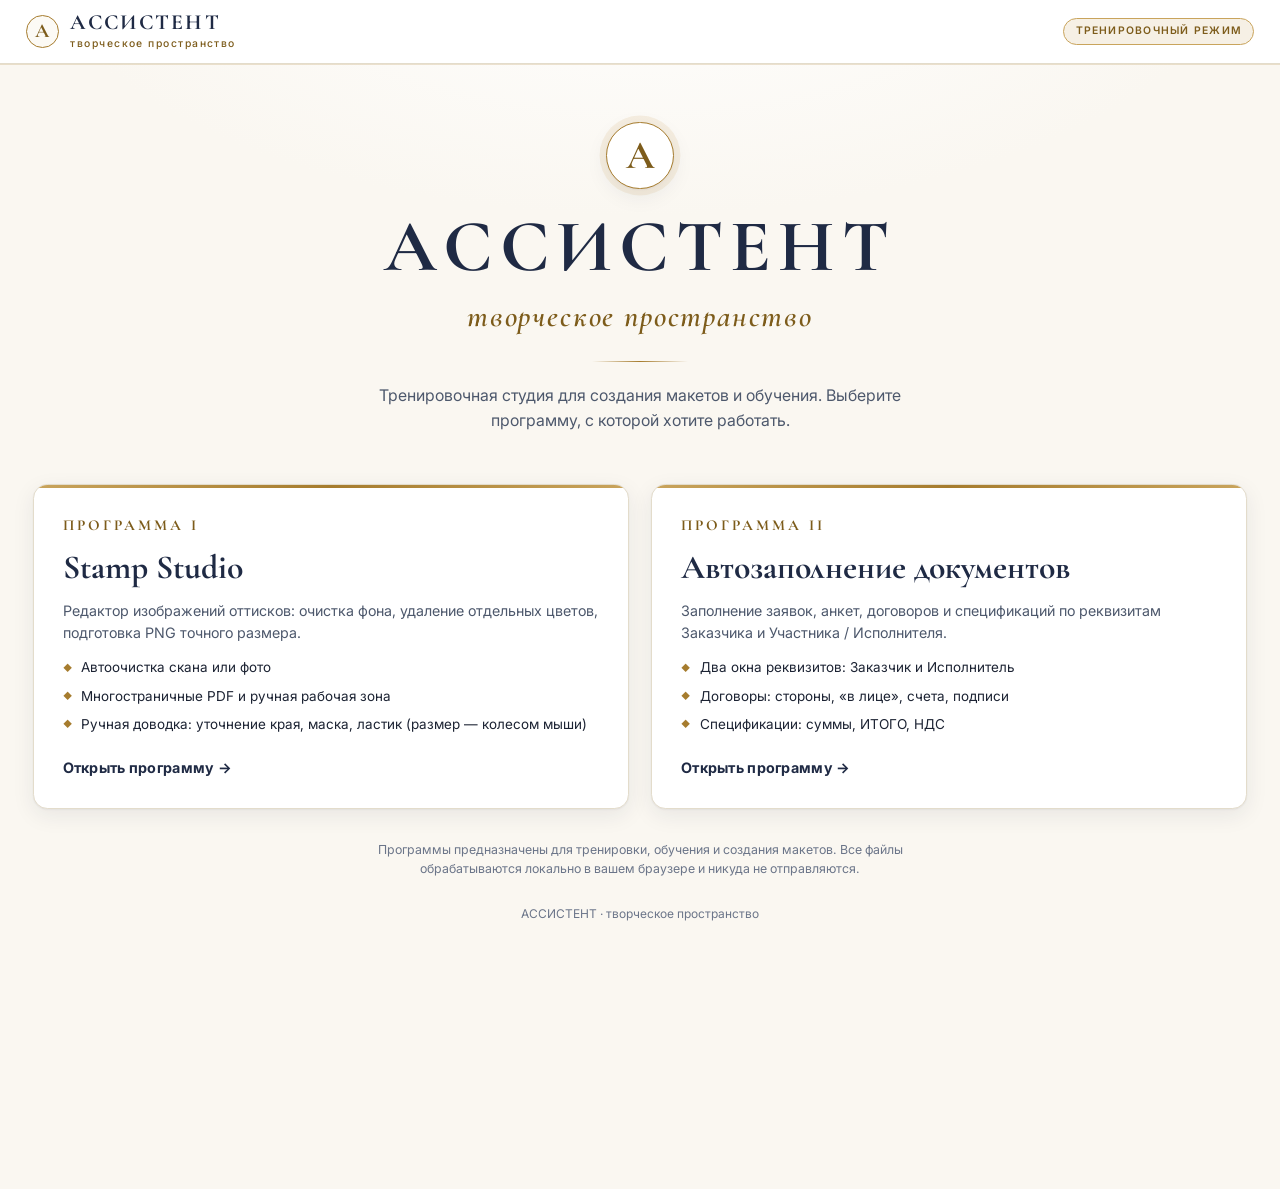
<file: index.html>
<!DOCTYPE html>
<html lang="ru">
<head>
<meta charset="utf-8">
<meta name="color-scheme" content="light only">
<meta name="viewport" content="width=device-width, initial-scale=1">
<title>АССИСТЕНТ творческое пространство</title>
<link rel="preconnect" href="https://fonts.googleapis.com"><link rel="preconnect" href="https://fonts.gstatic.com" crossorigin>
<link href="https://fonts.googleapis.com/css2?family=Cormorant+Garamond:wght@500;600;700&family=Inter:wght@400;500;600;700&subset=cyrillic&display=swap" rel="stylesheet">
<link rel="stylesheet" href="assets/css/theme.css">
<link rel="stylesheet" href="assets/css/portal.css">
</head>
<body>
<header class="topbar"><span class="brand"><span class="mark">А</span><span><b>АССИСТЕНТ</b><small>творческое пространство</small></span></span><span class="training">Тренировочный режим</span></header>
<section class="hero">
  <div class="mark">А</div>
  <h1>АССИСТЕНТ</h1>
  <div class="tagline">творческое пространство</div>
  <div class="rule"></div>
  <p>Тренировочная студия для создания макетов и обучения. Выберите программу, с которой хотите работать.</p>
</section>
<main class="choose">
  <a class="tile" href="stamp.html">
    <span class="no">ПРОГРАММА I</span>
    <h2>Stamp Studio</h2>
    <p>Редактор изображений оттисков: очистка фона, удаление отдельных цветов, подготовка PNG точного размера.</p>
    <ul><li>Автоочистка скана или фото</li><li>Многостраничные PDF и ручная рабочая зона</li><li>Ручная доводка: уточнение края, маска, ластик (размер — колесом мыши)</li></ul>
    <span class="go">Открыть программу →</span>
  </a>
  <a class="tile" href="docs.html">
    <span class="no">ПРОГРАММА II</span>
    <h2>Автозаполнение документов</h2>
    <p>Заполнение заявок, анкет, договоров и спецификаций по реквизитам Заказчика и Участника / Исполнителя.</p>
    <ul><li>Два окна реквизитов: Заказчик и Исполнитель</li><li>Договоры: стороны, «в лице», счета, подписи</li><li>Спецификации: суммы, ИТОГО, НДС</li></ul>
    <span class="go">Открыть программу →</span>
  </a>
</main>
<p class="note">Программы предназначены для тренировки, обучения и создания макетов. Все файлы обрабатываются локально в вашем браузере и никуда не отправляются.</p>
<footer>АССИСТЕНТ · творческое пространство</footer>
<script src="assets/js/zoom.js"></script>
<script src="assets/js/tips.js"></script>
</body>
</html>
</file>
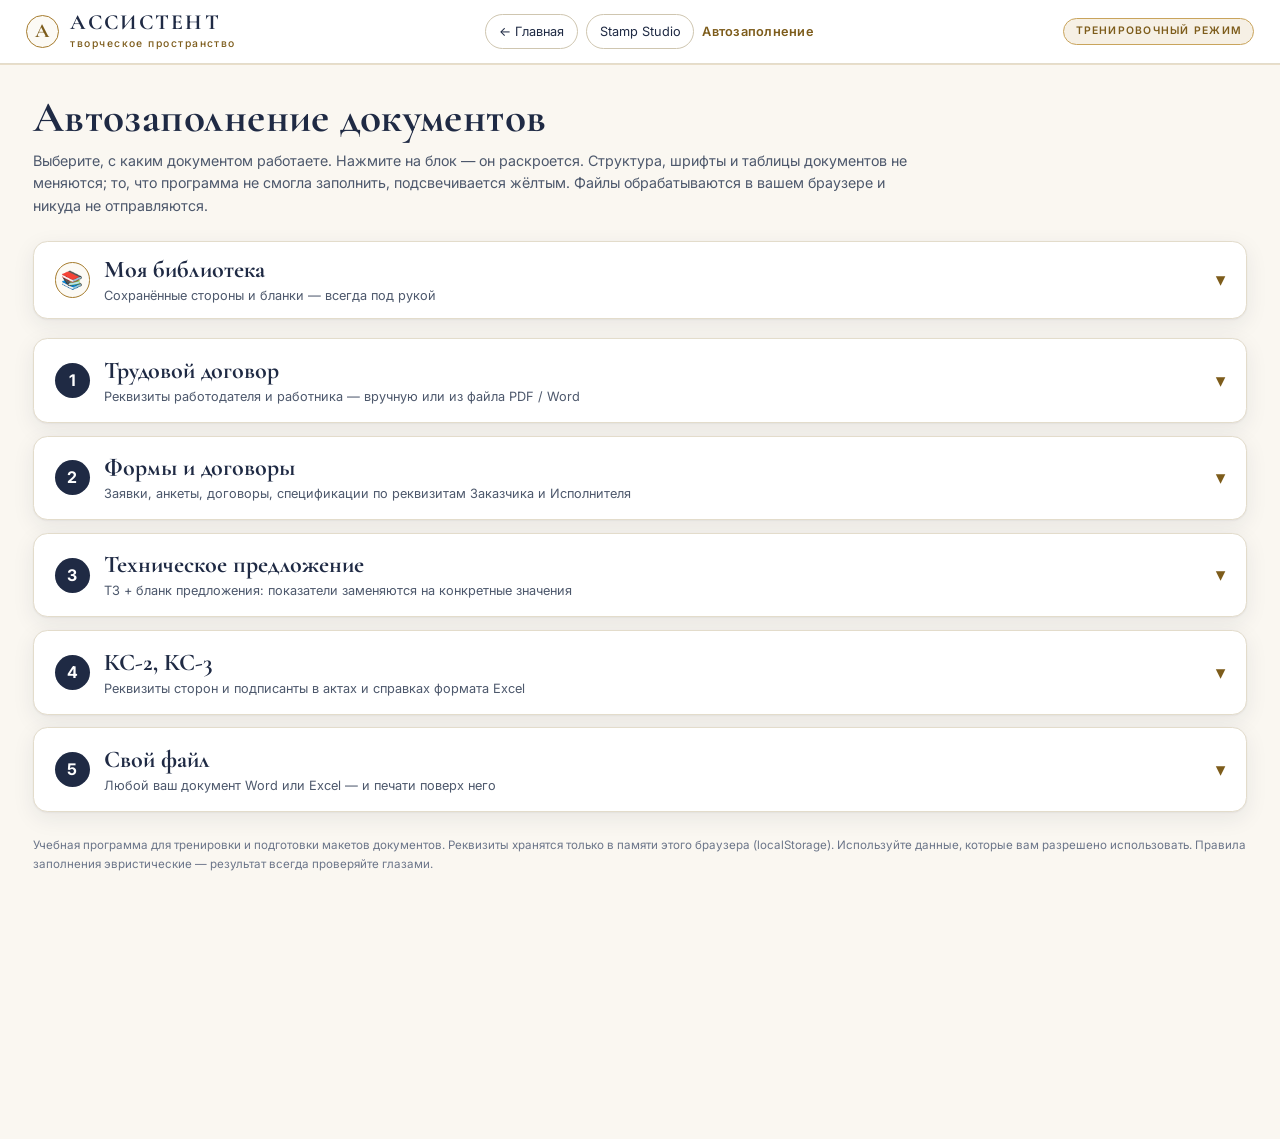
<file: docs.html>
<!DOCTYPE html>
<html lang="ru">
<head>
<meta charset="utf-8">
<meta name="color-scheme" content="light only">
<meta name="viewport" content="width=device-width, initial-scale=1">
<title>Автозаполнение документов — АССИСТЕНТ творческое пространство</title>
<link rel="preconnect" href="https://fonts.googleapis.com"><link rel="preconnect" href="https://fonts.gstatic.com" crossorigin>
<link href="https://fonts.googleapis.com/css2?family=Cormorant+Garamond:wght@500;600;700&family=Inter:wght@400;500;600;700&subset=cyrillic&display=swap" rel="stylesheet">
<link rel="stylesheet" href="assets/css/theme.css">
<link rel="stylesheet" href="assets/css/docs.css">
<link rel="stylesheet" href="assets/css/overlay.css">
</head>
<body>
<header class="topbar">
  <a class="brand" href="index.html"><span class="mark">А</span><span><b>АССИСТЕНТ</b><small>творческое пространство</small></span></a>
  <div class="crumbs"><a href="index.html">← Главная</a><a href="stamp.html">Stamp Studio</a><span class="here">Автозаполнение</span></div>
  <span class="training">Тренировочный режим</span>
</header>

<main class="wrap">
  <div class="page-head">
    <h1>Автозаполнение документов</h1>
    <p>Выберите, с каким документом работаете. Нажмите на блок — он раскроется. Структура, шрифты и таблицы документов не меняются; то, что программа не смогла заполнить, подсвечивается жёлтым. Файлы обрабатываются в вашем браузере и никуда не отправляются.</p>
  </div>

  <section class="lib-panel" id="libPanel">
    <button class="lib-toggle" type="button" aria-expanded="false" data-tip="Ваши сохранённые заказчики, работодатели, работники, подрядчики, участники и свои бланки. Хранится только в этом браузере."><span class="lib-ico">📚</span><span class="blk-t"><b>Моя библиотека</b><small id="libSummary">Сохранённые стороны и бланки — всегда под рукой</small></span><span class="blk-arrow">▾</span></button>
    <div class="lib-body" hidden></div>
  </section>

  <div class="blocks" id="blocks">
    <section class="blk" id="blk-labor" data-block="labor">
      <button class="blk-head" type="button" aria-expanded="false" data-tip="Трудовой договор: введите или загрузите реквизиты работодателя и работника, затем загрузите бланк договора.">
        <span class="blk-n">1</span><span class="blk-t"><b>Трудовой договор</b><small>Реквизиты работодателя и работника — вручную или из файла PDF / Word</small></span><span class="blk-arrow">▾</span></button>
      <div class="blk-body" hidden></div>
    </section>
    <section class="blk" id="blk-forms" data-block="forms">
      <button class="blk-head" type="button" aria-expanded="false" data-tip="Заявки, анкеты, договоры и спецификации: заполняются по реквизитам Заказчика и Исполнителя.">
        <span class="blk-n">2</span><span class="blk-t"><b>Формы и договоры</b><small>Заявки, анкеты, договоры, спецификации по реквизитам Заказчика и Исполнителя</small></span><span class="blk-arrow">▾</span></button>
      <div class="blk-body" hidden></div>
    </section>
    <section class="blk" id="blk-tech" data-block="tech">
      <button class="blk-head" type="button" aria-expanded="false" data-tip="Загрузите техническое задание и бланк предложения: «не менее», «не более» и другие формулировки заменятся на конкретные значения.">
        <span class="blk-n">3</span><span class="blk-t"><b>Техническое предложение</b><small>ТЗ + бланк предложения: показатели заменяются на конкретные значения</small></span><span class="blk-arrow">▾</span></button>
      <div class="blk-body" hidden></div>
    </section>
    <section class="blk" id="blk-ks" data-block="ks">
      <button class="blk-head" type="button" aria-expanded="false" data-tip="КС-2 и КС-3 в Excel: подставляются реквизиты Заказчика (Генподрядчика), Подрядчика (Субподрядчика) и подписантов.">
        <span class="blk-n">4</span><span class="blk-t"><b>КС-2, КС-3</b><small>Реквизиты сторон и подписанты в актах и справках формата Excel</small></span><span class="blk-arrow">▾</span></button>
      <div class="blk-body" hidden></div>
    </section>
    <section class="blk" id="blk-own" data-block="own">
      <button class="blk-head" type="button" aria-expanded="false" data-tip="Загрузите любой свой документ Word или Excel и поставьте на него печати из Stamp Studio.">
        <span class="blk-n">5</span><span class="blk-t"><b>Свой файл</b><small>Любой ваш документ Word или Excel — и печати поверх него</small></span><span class="blk-arrow">▾</span></button>
      <div class="blk-body" hidden></div>
    </section>
  </div>

  <footer class="foot">Учебная программа для тренировки и подготовки макетов документов. Реквизиты хранятся только в памяти этого браузера (localStorage). Используйте данные, которые вам разрешено использовать. Правила заполнения эвристические — результат всегда проверяйте глазами.</footer>
</main>

<script src="assets/vendor/jszip.min.js"></script>
<script src="assets/vendor/docx-preview.min.js"></script>
<script src="assets/vendor/html2canvas.min.js"></script>
<script src="assets/vendor/pdf-lib.min.js"></script>
<script src="assets/vendor/pdfjs/pdf.min.js"></script>
<script src="assets/vendor/cfb.min.js"></script>
<script src="assets/js/xls.js"></script>
<script src="assets/js/engine.js"></script>
<script src="assets/js/tech.js"></script>
<script src="assets/js/labor.js"></script>
<script src="assets/js/templates.js"></script>
<script src="assets/js/library.js"></script>
<script src="assets/js/zoom.js"></script>
<script src="assets/js/cache.js"></script>
<script src="assets/js/overlay.js"></script>
<script src="assets/js/docs.js"></script>
<script src="assets/js/tips.js"></script>
</body>
</html>
</file>
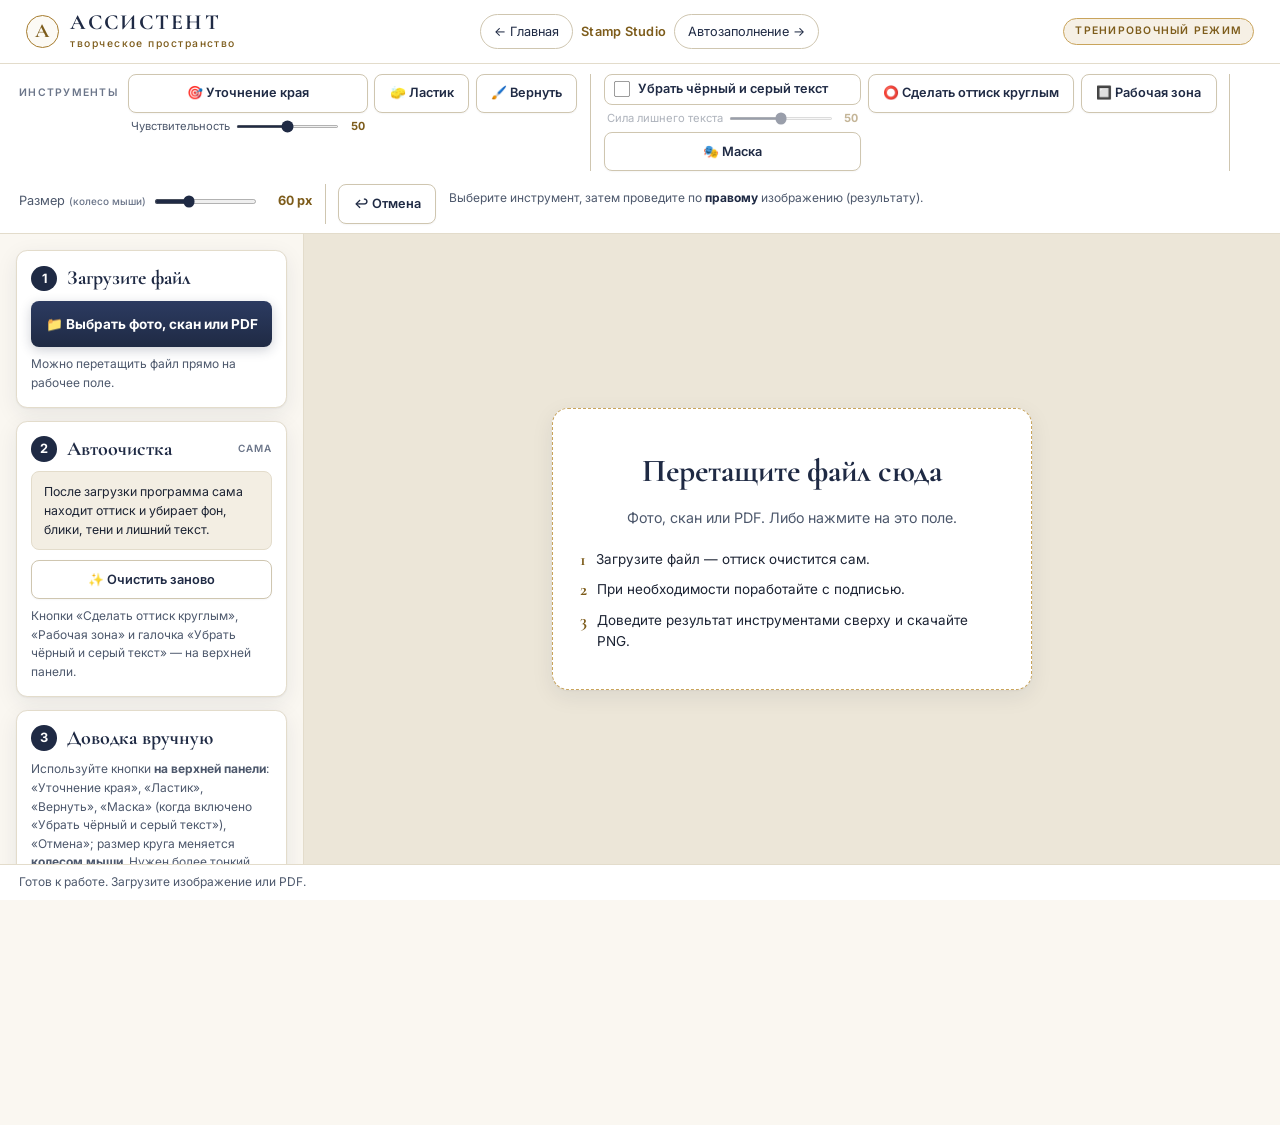
<file: stamp.html>
<!DOCTYPE html>
<html lang="ru">
<head>
<meta charset="UTF-8">
<meta name="color-scheme" content="light only">
<meta name="viewport" content="width=device-width, initial-scale=1.0">
<title>Stamp Studio — АССИСТЕНТ творческое пространство</title>
<link rel="preconnect" href="https://fonts.googleapis.com"><link rel="preconnect" href="https://fonts.gstatic.com" crossorigin>
<link href="https://fonts.googleapis.com/css2?family=Cormorant+Garamond:wght@500;600;700&family=Inter:wght@400;500;600;700&subset=cyrillic&display=swap" rel="stylesheet">
<link rel="stylesheet" href="assets/css/theme.css">
<link rel="stylesheet" href="assets/css/stamp.css">
</head>
<body class="app">
<header class="topbar">
  <a class="brand" href="index.html"><span class="mark">А</span><span><b>АССИСТЕНТ</b><small>творческое пространство</small></span></a>
  <div class="crumbs"><a href="index.html">← Главная</a><span class="here">Stamp Studio</span><a href="docs.html">Автозаполнение →</a></div>
  <span class="training">Тренировочный режим</span>
</header>

<!-- ВЕРХНЯЯ ПАНЕЛЬ ИНСТРУМЕНТОВ -->
<div class="toolbar" role="toolbar" aria-label="Инструменты правки результата">
  <div class="tb-group">
    <span class="tb-label">Инструменты</span>
    <div class="tb-col">
      <button class="btn" id="btnMagicCursor" title="Уточнение края: внутри круга убирает фон и оставляет только плотный оттиск">🎯 Уточнение края</button>
      <label class="tb-sub" id="tbEdgeSens"><span>Чувствительность</span><input type="range" id="paramEdgeSens" min="0" max="100" value="50" aria-label="Чувствительность уточнения края"><b id="valEdgeSens">50</b></label>
    </div>
    <button class="btn" id="btnEraser" title="Ластик: стирает всё под кругом">🧽 Ластик</button>
    <button class="btn" id="btnRestore" title="Вернуть: восстанавливает то, что убрала очистка">🖌️ Вернуть</button>
  </div>
  <div class="tb-sep"></div>
  <div class="tb-group">
    <div class="tb-col">
      <label class="tb-check" id="tbRemoveText" title="Подходит для цветного оттиска: тёмные надписи вокруг исчезнут. Для чёрного или серого оттиска не включайте."><input type="checkbox" id="removeTextCheck"><span>Убрать чёрный и серый текст</span></label>
      <label class="tb-sub" id="tbTextPower"><span>Сила лишнего текста</span><input type="range" id="paramText" min="0" max="100" value="50" aria-label="Сила лишнего текста"><b id="valText">50</b></label>
      <button class="btn" id="btnTextMask" title="Маска: возвращает чёрный и серый текст только в месте нажатия">🎭 Маска</button>
    </div>
    <button class="btn" id="btnMakeRound" title="Если оттиск на фото получился овальным или повёрнутым — программа выровняет его в круг">⭕ Сделать оттиск круглым</button>
    <button class="btn" id="btnZone" title="Показать лист целиком и вручную выбрать, где искать печать">🔲 Рабочая зона</button>
  </div>
  <div class="tb-sep"></div>
  <div class="tb-size"><span>Размер <small>(колесо мыши)</small></span><input type="range" id="brushSize" min="5" max="180" value="60" aria-label="Размер кисти"><b id="valBrushSize">60 px</b></div>
  <div class="tb-sep"></div>
  <div class="tb-group"><button class="btn" id="btnUndo" title="Отменить последнее действие (Ctrl+Z)">↩️ Отмена</button></div>
  <div class="tb-hint" id="toolHint">Выберите инструмент, затем проведите по <b>правому</b> изображению (результату).</div>
</div>

<div class="main-container">
  <aside class="sidebar">
    <!-- Шаг 1 -->
    <section class="step">
      <div class="step-head"><span class="step-n">1</span><span class="step-title">Загрузите файл</span></div>
      <div class="upload-wrapper">
        <label class="upload-label" id="uploadLabel"><span>📁 Выбрать фото, скан или PDF</span>
          <input type="file" id="fileInput" accept="image/*,application/pdf,.pdf"></label>
      </div>
      <div class="hint">Можно перетащить файл прямо на рабочее поле.</div>
    </section>

    <!-- Шаг 2 -->
    <section class="step">
      <div class="step-head"><span class="step-n">2</span><span class="step-title">Автоочистка</span><span class="step-tag">сама</span></div>
      <div class="auto-info" id="autoInfo">После загрузки программа сама находит оттиск и убирает фон, блики, тени и лишний текст.</div>
      <button class="btn" id="btnAuto" style="width:100%">✨ Очистить заново</button>
      <div class="hint">Кнопки «Сделать оттиск круглым», «Рабочая зона» и галочка «Убрать чёрный и серый текст» — на верхней панели.</div>
    </section>

    <!-- Шаг 3 -->
    <section class="step">
      <div class="step-head"><span class="step-n">3</span><span class="step-title">Доводка вручную</span></div>
      <div class="hint" style="margin-top:0">Используйте кнопки <b>на верхней панели</b>: «Уточнение края», «Ластик», «Вернуть», «Маска» (когда включено «Убрать чёрный и серый текст»), «Отмена»; размер круга меняется <b>колесом мыши</b>. Нужен более тонкий подбор — раскройте «Тонкую настройку» ниже.</div>
    </section>

    <details class="manual" id="manualBox">
      <summary>⚙️ Тонкая настройка</summary>
      <div class="manual-body">
        <div class="panel-section">
          <div class="panel-section-title">Поиск оттиска</div>
          <div class="control-group"><label class="checkbox-label"><input type="checkbox" id="autoCropCheck" checked><span>Автоматически находить и вырезать оттиск</span></label></div>
          <div class="control-group"><label class="checkbox-label"><input type="checkbox" id="autoRoundCheck"><span>Автоматически выравнивать перекошенный оттиск</span></label></div>
          <div class="control-group"><label class="checkbox-label"><input type="checkbox" id="clipCheck" checked><span>Оставлять только область оттиска</span></label></div>
          <div class="hint">Отключите первый и третий пункты, если оттиск не круглый. Выравнивание перекошенного оттиска по умолчанию выключено: включите его, если оттиск сфотографирован под углом, или нажмите «Сделать оттиск круглым» на верхней панели.</div>
        </div>
        <div class="panel-section">
          <div class="panel-section-title">Фон и чёткость</div>
          <div class="control-group"><label><span>Что считать фоном (порог)</span><span id="val1">40</span></label><input type="range" id="paramBrightness" min="0" max="100" value="40"></div>
          <div class="control-group"><label><span>Чувствительность к цвету</span><span id="val2">35</span></label><input type="range" id="paramChroma" min="0" max="100" value="35"></div>
          <div class="control-group"><label><span>Убрать блики и тени</span><span id="val3">85</span></label><input type="range" id="paramShadows" min="0" max="100" value="85"></div>
          <div class="control-group"><label><span>Сглаживание краёв</span><span id="val4">0</span></label><input type="range" id="paramSmoothing" min="0" max="10" value="0"></div>
          <div class="hint">Больше порог — меньше мусора, но бледные линии могут пропасть. Бледные цветные линии помогает сохранить «чувствительность к цвету».</div>
        </div>
        <div class="panel-section">
          <div class="panel-section-title">Убрать цвет</div>
          <div class="sub-title">Быстрый выбор</div>
          <div class="chips" id="presetChips">
            <button class="chip" data-preset="black">Чёрный</button><button class="chip" data-preset="gray">Серый</button>
            <button class="chip" data-preset="red">Красный</button><button class="chip" data-preset="orange">Жёлто-оранжевый</button>
            <button class="chip" data-preset="green">Зелёный</button><button class="chip" data-preset="cyan">Голубой</button>
            <button class="chip" data-preset="blue">Синий</button><button class="chip" data-preset="violet">Фиолетовый</button>
          </div>
          <div class="sub-title">Точный выбор</div>
          <button class="btn" id="btnPick" style="width:100%;margin-bottom:10px">💧 Пипетка — указать цвет на картинке</button>
          <div class="control-group"><label><span>Допуск оттенка</span><span id="valPick">25</span></label><input type="range" id="paramPick" min="5" max="70" value="25"></div>
          <div class="chips" id="pickChips"></div>
        </div>
      </div>
    </details>

    <!-- Шаг 5 -->
    <section class="step">
      <div class="step-head"><span class="step-n">4</span><span class="step-title">Сохраните результат</span></div>
      <div class="dl-row"><button class="btn-main" id="btnDownload">⬇️ Скачать PNG (40 мм)</button>
      <button class="btn-main alt" id="btnAddToFile">📎 Добавить в файл</button></div>
      <button class="btn" id="btnReset" style="width:100%;margin-top:8px">🗑️ Сбросить всё</button>
      <div class="mem" id="memBox">
        <div class="mem-head"><b>Печати в памяти</b><span id="memCount">0 из 4</span></div>
        <div class="mem-list" id="memList"></div>
        <div class="hint" id="memHint">Нажмите «Добавить в файл» — печать встанет в память. В памяти помещается до четырёх печатей, каждая хранится 30 минут или до скачивания файла, на который её поставили.</div>
        <button class="btn small ghost" id="memClear" type="button" style="width:100%;margin-top:8px" hidden>Забыть все печати</button>
      </div>
    </section>

    <div class="legal">Учебная программа для макетов и тренировки. Используйте только собственные или вымышленные изображения, а также те, которые вам разрешено использовать. Не предназначена для подделки документов.</div>
  </aside>

  <main class="workspace">
    <div class="drop-zone-box" id="dropZone">
      <h2>Перетащите файл сюда</h2>
      <p>Фото, скан или PDF. Либо нажмите на это поле.</p>
      <div class="howto">
        <div><i>1</i><span>Загрузите файл — оттиск очистится сам.</span></div>
        <div><i>2</i><span>При необходимости поработайте с подписью.</span></div>
        <div><i>3</i><span>Доведите результат инструментами сверху и скачайте PNG.</span></div>
      </div>
    </div>
    <div class="panes" id="panes">
      <figure class="pane">
        <figcaption><span>Исходный вид</span></figcaption>
        <div class="canvas-container src-view" id="origContainer"><canvas id="origCanvas"></canvas><div id="brushCursor2"></div></div>
      </figure>
      <figure class="pane">
        <figcaption><span>Результат</span>
          <span class="bgswitch" id="bgSwitch"><button data-bg="checker" class="on">Шашечка</button><button data-bg="white">Белый</button><button data-bg="dark">Тёмный</button></span>
        </figcaption>
        <div class="canvas-container bg-checker" id="canvasContainer"><canvas id="mainCanvas"></canvas><div id="brushCursor"></div></div>
      </figure>
    </div>
    <div class="zone-panel" id="zonePanel" hidden>
      <div class="zone-head">
        <b>Рабочая зона на листе</b>
        <span class="zone-hint">Тяните рамку мышью, за углы меняйте размер, <b>колесом мыши</b> — масштаб рамки. Программа ищет печать только внутри рамки.</span>
        <button class="btn primary small" id="zoneApply" type="button">✔ Применить</button>
        <button class="btn small" id="zoneAuto" type="button">✨ Найти автоматически</button>
        <button class="btn small ghost" id="zoneClose" type="button">Закрыть</button>
      </div>
      <div class="zone-stage" id="zoneStage"><div class="zone-wrap" id="zoneWrap"><canvas id="zoneCanvas"></canvas><div class="zone-rect" id="zoneRect"><i data-h="nw"></i><i data-h="ne"></i><i data-h="sw"></i><i data-h="se"></i></div></div></div>
    </div>
    <nav class="page-bar" id="pageBar" hidden aria-label="Страницы файла"><span class="pb-label">Страница, на которой искать печать:</span><span class="pb-btns" id="pageBtns"></span></nav>
  </main>
</div>

<div class="status-bar" id="statusBar"><span>Готов к работе</span><span id="fileName"></span></div>
<script src="assets/js/zoom.js"></script>
<script src="assets/js/cache.js"></script>
<script src="assets/js/stamp.js"></script>
<script src="assets/js/tips.js"></script>
</body>
</html>
</file>
<file: assets/css/theme.css>
/* АССИСТЕНТ · творческое пространство — светлая тема: слоновая кость, глубокий синий, золото */
:root{
  color-scheme:light;
  --bg:#faf7f1; --bg-2:#f3eee3; --panel:#ffffff; --panel-2:#fcfaf5; --panel-3:#f1ece0;
  --line:#e3dccb; --line-2:#cfc6b0;
  --text:#1c2333; --muted:#4d586c; --faint:#6b7589;
  --navy:#1f2a44; --navy-2:#2c3b61;
  --gold:#a67c2e; --gold-2:#7d5c1b; --gold-d:#c9a45c; --gold-bg:rgba(201,164,92,.16);
  --ok:#1d7351; --warn:#8a6410; --err:#b0382c;
  --serif:'Cormorant Garamond','Playfair Display',Georgia,'Times New Roman',serif;
  --sans:'Inter','Segoe UI',system-ui,-apple-system,Roboto,Arial,sans-serif;
  --r:10px;
  --shadow:0 1px 2px rgba(31,42,68,.06),0 8px 28px rgba(31,42,68,.08);
  --z:.8; /* масштаб всего сайта: 80 % от прежнего размера */
}
html{zoom:var(--z);background:var(--bg);min-height:100%}
@supports not (zoom:1){:root{--z:1}}
*,*::before,*::after{box-sizing:border-box;margin:0;padding:0}
html{color-scheme:light}
body{background:var(--bg);color:var(--text);font-family:var(--sans);font-size:17px;line-height:1.55;-webkit-font-smoothing:antialiased}
a{color:var(--navy-2);text-decoration:none}
button,input,select,textarea{font:inherit;color:inherit}
:focus-visible{outline:3px solid var(--gold-d);outline-offset:2px}

/* шапка */
.topbar{display:flex;align-items:center;justify-content:space-between;gap:18px;padding:14px 32px;background:#fff;border-bottom:1px solid var(--line);box-shadow:0 1px 0 rgba(166,124,46,.25)}
.brand{display:flex;align-items:center;gap:14px;color:var(--text)}
.brand .mark{width:42px;height:42px;border:1.5px solid var(--gold);border-radius:50%;display:grid;place-items:center;font-family:var(--serif);font-size:25px;color:var(--gold-2);font-weight:700;background:var(--panel-2)}
.brand b{font-family:var(--serif);font-size:27px;letter-spacing:.1em;font-weight:700;color:var(--navy);line-height:1.1;display:block}
.brand small{display:block;font-size:13px;letter-spacing:.14em;text-transform:lowercase;color:var(--gold-2);margin-top:1px;font-weight:500}
.crumbs{display:flex;align-items:center;gap:10px;font-size:16px;color:var(--muted);flex-wrap:wrap}
.crumbs a{color:var(--navy);border:1px solid var(--line-2);padding:8px 16px;border-radius:999px;transition:.15s;background:#fff}
.crumbs a:hover{border-color:var(--gold);background:var(--gold-bg)}
.crumbs .here{color:var(--gold-2);font-weight:600;letter-spacing:.02em}
.training{font-size:13px;letter-spacing:.12em;text-transform:uppercase;color:var(--gold-2);border:1px solid var(--gold-d);padding:5px 14px;border-radius:999px;background:var(--gold-bg);font-weight:600}

/* кнопки */
.btn{display:inline-flex;align-items:center;justify-content:center;gap:8px;background:#fff;border:1.5px solid var(--line-2);color:var(--navy);padding:11px 18px;border-radius:var(--r);cursor:pointer;font-weight:600;font-size:16px;transition:.15s;white-space:nowrap;box-shadow:0 1px 2px rgba(31,42,68,.05)}
.btn:hover{border-color:var(--gold);background:var(--gold-bg)}
.btn:disabled{opacity:.45;cursor:not-allowed}
.btn.primary,.btn-main{background:linear-gradient(180deg,var(--navy-2),var(--navy));border:1.5px solid var(--navy);color:#fff;font-weight:700;letter-spacing:.01em;box-shadow:0 4px 14px rgba(31,42,68,.22)}
.btn.primary:hover,.btn-main:hover{background:linear-gradient(180deg,#38497a,var(--navy-2));border-color:var(--navy-2)}
.btn-main{display:flex;width:100%;padding:15px;border-radius:var(--r);cursor:pointer;font-size:17px;justify-content:center}
.btn.ghost{background:transparent;box-shadow:none}
.btn.small{padding:8px 14px;font-size:15px}
.tool-active{border-color:var(--gold)!important;background:var(--gold-bg)!important;color:var(--gold-2)!important;box-shadow:inset 0 0 0 1px var(--gold-d)!important}

.hint{font-size:15px;color:var(--muted);line-height:1.55}
.sr{position:absolute;width:1px;height:1px;overflow:hidden;clip:rect(0 0 0 0)}

/* всплывающие памятки */
.tip-pop{position:fixed;z-index:9999;background:#fffdf7;color:var(--text);border:1.5px solid var(--gold);border-radius:10px;padding:12px 16px;font-size:15.5px;line-height:1.5;box-shadow:0 12px 32px rgba(31,42,68,.35);pointer-events:none;font-weight:500}
.tip-pop[hidden]{display:none}
</file>
<file: assets/css/portal.css>
body{min-height:calc(100vh / var(--z));display:flex;flex-direction:column;background:radial-gradient(1100px 520px at 50% -8%,#fff 0,var(--bg) 70%)}
.hero{text-align:center;padding:72px 24px 30px}
.hero .mark{width:84px;height:84px;margin:0 auto 26px;border:1.5px solid var(--gold);border-radius:50%;display:grid;place-items:center;font-family:var(--serif);font-size:50px;font-weight:700;color:var(--gold-2);background:#fff;box-shadow:0 0 0 8px rgba(201,164,92,.14),var(--shadow)}
.hero h1{font-family:var(--serif);font-size:clamp(46px,8vw,92px);font-weight:700;letter-spacing:.1em;line-height:1;color:var(--navy)}
.hero .tagline{font-family:var(--serif);font-size:clamp(24px,3.4vw,38px);font-style:italic;font-weight:600;color:var(--gold-2);letter-spacing:.06em;margin-top:12px}
.hero .rule{width:120px;height:2px;background:linear-gradient(90deg,transparent,var(--gold),transparent);margin:26px auto}
.hero p{color:var(--muted);max-width:720px;margin:0 auto;font-size:20px}
.choose{max-width:none;margin:34px 0 0;padding:0 clamp(24px,3.2vw,72px);display:grid;grid-template-columns:1fr 1fr;gap:28px;width:100%}
.tile{display:flex;flex-direction:column;gap:16px;background:#fff;border:1px solid var(--line);border-radius:18px;padding:36px;color:var(--text);transition:.2s;position:relative;overflow:hidden;box-shadow:var(--shadow)}
.tile::after{content:'';position:absolute;inset:0 0 auto 0;height:4px;background:linear-gradient(90deg,var(--gold-d),var(--gold),var(--gold-d))}
.tile:hover{border-color:var(--gold);transform:translateY(-4px);box-shadow:0 18px 48px rgba(31,42,68,.16)}
.tile .no{font-family:var(--serif);color:var(--gold-2);font-size:19px;letter-spacing:.2em;font-weight:700}
.tile h2{font-family:var(--serif);font-size:42px;font-weight:700;line-height:1.1;color:var(--navy)}
.tile p{color:var(--muted);font-size:18px}
.tile ul{list-style:none;color:var(--text);font-size:17px;display:grid;gap:9px}
.tile li::before{content:'◆';color:var(--gold);font-size:11px;margin-right:12px;vertical-align:2px}
.tile .go{margin-top:auto;padding-top:12px;color:var(--navy);font-weight:700;font-size:18px;letter-spacing:.02em}
.note{max-width:820px;margin:38px auto 0;text-align:center;color:var(--faint);font-size:15.5px;padding:0 24px}
footer{margin-top:auto;padding:34px 24px;text-align:center;color:var(--faint);font-size:15px}
@media(max-width:760px){.choose{grid-template-columns:1fr}.hero{padding-top:44px}.topbar{padding:12px 16px}}
</file>
<file: assets/css/docs.css>
.wrap{width:100%;max-width:none;margin:0;padding:0 clamp(24px,3.2vw,72px)}
.page-head{padding:38px 0 8px}
.page-head h1{font-family:var(--serif);font-size:54px;font-weight:700;letter-spacing:.01em;color:var(--navy);line-height:1.1}
.page-head p{color:var(--muted);max-width:1100px;margin-top:10px;font-size:18px}
.cols{display:grid;grid-template-columns:1fr 1fr;gap:24px;margin-top:22px}
.card{background:var(--panel);border:1px solid var(--line);border-radius:16px;padding:26px;box-shadow:var(--shadow)}
.card h2{font-family:var(--serif);font-size:28px;flex-wrap:wrap;font-weight:700;display:flex;align-items:center;gap:14px;margin-bottom:6px;color:var(--navy)}
.card h2 .n{width:36px;height:36px;border:1.5px solid var(--gold);border-radius:50%;display:grid;place-items:center;font-size:20px;color:var(--gold-2);flex-shrink:0;font-family:var(--sans);font-weight:700}
.card .sub{color:var(--muted);font-size:15.5px;margin-bottom:16px}
.party{position:relative}
.party::before{content:'';position:absolute;left:0;top:22px;bottom:22px;width:5px;border-radius:0 4px 4px 0;background:var(--gold)}
.party.customer::before{background:#6b83b0}
.badge-role{white-space:nowrap;font-size:13px;letter-spacing:.1em;text-transform:uppercase;border:1px solid var(--line-2);border-radius:999px;padding:4px 14px;color:var(--muted);margin-left:auto;font-family:var(--sans);font-weight:600}
.drop{border:2px dashed var(--line-2);border-radius:14px;padding:22px;text-align:center;color:var(--muted);cursor:pointer;background:var(--bg-2);transition:.15s;font-size:16.5px}
.drop:hover,.drop.over{border-color:var(--gold);background:var(--gold-bg);color:var(--text)}
.drop b{color:var(--navy)}.drop small{display:block;margin-top:4px;font-size:14.5px}
.row{display:flex;gap:10px;flex-wrap:wrap;margin-top:12px;align-items:center}
details.paste{margin-top:12px}details.paste>summary{cursor:pointer;color:var(--navy-2);font-size:16px;font-weight:600}
textarea{width:100%;margin-top:8px;background:#fff;border:1.5px solid var(--line-2);border-radius:10px;padding:12px;resize:vertical;min-height:130px;font-size:16px}
.status{font-size:15.5px;margin-top:10px;min-height:22px;color:var(--muted)}.status.ok{color:var(--ok)}.status.err{color:var(--err)}
.grid{display:grid;grid-template-columns:1fr 1fr;gap:14px 16px;margin-top:16px}
.grid label{font-size:14.5px;color:var(--muted);display:flex;flex-direction:column;gap:5px;font-weight:500}
.grid label.wide{grid-column:1/-1}
.grid .grp{grid-column:1/-1;font-size:13.5px;letter-spacing:.14em;text-transform:uppercase;color:var(--gold-2);border-top:1px dashed var(--line-2);padding-top:12px;margin-top:6px;font-weight:700}
.grid .grp:first-child{border:0;padding-top:0;margin-top:0}
input[type=text],input[type=date],input[type=number],select{background:#fff;border:1.5px solid var(--line-2);border-radius:9px;padding:10px 12px;color:var(--text);width:100%;font-size:16.5px}
input:focus,select:focus,textarea:focus{border-color:var(--gold);outline:3px solid rgba(201,164,92,.28);outline-offset:0}
.grid input.auto{border-style:dashed}
.settings{display:grid;grid-template-columns:repeat(4,1fr);gap:14px 16px;margin-top:8px}
.settings label{font-size:15px;color:var(--muted);display:flex;flex-direction:column;gap:5px}
.settings .check{flex-direction:row;color:var(--text);font-size:16.5px;grid-column:span 2}
.settings h3{grid-column:1/-1;font-size:13.5px;letter-spacing:.14em;text-transform:uppercase;color:var(--gold-2);font-weight:700;border-top:1px dashed var(--line-2);padding-top:14px;margin-top:6px}
.settings h3:first-child{border:0;padding-top:0;margin-top:0}
.files{list-style:none;margin-top:14px;display:flex;flex-direction:column;gap:10px}
.files li{display:flex;gap:12px;align-items:center;flex-wrap:wrap;background:var(--panel-2);border:1px solid var(--line);border-radius:10px;padding:11px 15px;font-size:16px}
.files .name{flex:1 1 220px;overflow:hidden;text-overflow:ellipsis;white-space:nowrap}
.files select{width:auto}.files .x{background:none;border:0;color:var(--muted);font-size:26px;cursor:pointer;line-height:1}
.files .x:hover{color:var(--err)}
.files li.res{flex-direction:column;align-items:stretch}.files .line{display:flex;gap:12px;align-items:center;flex-wrap:wrap}
.pill{font-size:14px;border-radius:999px;padding:3px 13px;border:1px solid;font-weight:600;background:#fff}
.pill.ok{color:var(--ok);border-color:#8cc4ab;background:#eef8f3}.pill.hl{color:var(--warn);border-color:#d9bf7b;background:#fbf4de}.pill.err{color:var(--err);border-color:#e0a59d;background:#fcefed}
.res details{font-size:15.5px;color:var(--muted)}.res summary{cursor:pointer;color:var(--navy-2);font-weight:600}
.res ul{margin:10px 0 0 22px}.res li{border:0;padding:0;display:list-item;background:none}
.res mark{background:#f4df4a;color:#222;padding:0 4px;border-radius:3px}
.tag{font-size:13px;border:1px solid var(--line-2);border-radius:5px;padding:0 7px;margin-right:6px;color:var(--muted)}
.tag.c{color:#3e5a91;border-color:#b3c1de}.tag.e{color:var(--gold-2);border-color:var(--gold-d)}
.guide{margin:22px 0;display:grid;grid-template-columns:repeat(3,1fr);gap:16px}
.guide div{background:var(--panel);border:1px solid var(--line);border-radius:14px;padding:16px 18px;font-size:16px;color:var(--muted)}
.guide b{display:block;color:var(--navy);font-family:var(--serif);font-size:23px;font-weight:700}
footer.foot{padding:30px 0 48px;color:var(--faint);font-size:14.5px;line-height:1.6}
@media(max-width:980px){.cols{grid-template-columns:1fr}.settings{grid-template-columns:1fr 1fr}.guide{grid-template-columns:1fr}.topbar{flex-wrap:wrap}}
@media(max-width:560px){.wrap{padding:0 16px}.grid{grid-template-columns:1fr}.page-head h1{font-size:38px}}
.settings .check{align-items:flex-start}.settings .check input{width:20px;height:20px;flex-shrink:0;margin-top:3px;accent-color:var(--navy)}
/* ---- блоки ---- */
.blocks{display:grid;gap:16px;margin-top:24px}
.blk{border:1px solid var(--line);border-radius:18px;background:var(--panel);overflow:visible;box-shadow:var(--shadow)}
.blk.open{border-color:var(--gold);box-shadow:0 0 0 1px var(--gold-d),var(--shadow)}
.blk-head{width:100%;display:flex;align-items:center;gap:18px;padding:22px 26px;background:none;border:0;border-radius:18px;color:var(--text);cursor:pointer;text-align:left;font:inherit}
.blk-head:hover{background:var(--gold-bg)}
.blk-n{width:44px;height:44px;border-radius:50%;background:var(--navy);color:#fff;display:grid;place-items:center;font-weight:700;font-size:20px;flex-shrink:0}
.blk-t{flex:1;font-family:var(--serif);font-size:30px;font-weight:700;color:var(--navy);line-height:1.2}
.blk-t small{display:block;font-family:var(--sans);font-size:16px;font-weight:400;color:var(--muted);margin-top:4px}
.blk-arrow{transition:transform .2s;color:var(--gold-2);font-size:24px}
.blk.open .blk-arrow{transform:rotate(180deg)}
.blk-body{padding:6px 26px 28px}
.blk-body[hidden]{display:none}
.hl-bar{display:flex;align-items:center;gap:12px;margin:10px 0 6px;padding:15px 20px;border:2px solid #e3c92b;border-radius:12px;background:#fdf6cc;font-weight:600;color:var(--text);cursor:pointer;font-size:17px}
.hl-bar input{width:24px;height:24px;accent-color:var(--navy);flex-shrink:0}
.blk-body .rules{margin-top:14px;font-size:15.5px;color:var(--muted);line-height:1.6}
@media(max-width:800px){.cols,.guide{grid-template-columns:1fr}.settings{grid-template-columns:1fr 1fr}.blk-t{font-size:24px}.blk-head{padding:16px}}

/* пометка «документы в памяти» */
.blk-mem{font-family:var(--sans);display:inline-block;margin-top:6px;font-size:13.5px;font-weight:600;color:var(--ok);border:1px solid #8cc4ab;background:#eef8f3;border-radius:999px;padding:2px 12px}
.blk-mem[hidden]{display:none}
.res-mem{margin:-4px 0 10px;color:var(--ok);font-weight:500}

/* поля реквизитов: свёрнуты по умолчанию */
details.req-fields{margin-top:16px;border:1px solid var(--line);border-radius:12px;background:var(--panel-2)}
details.req-fields>summary{cursor:pointer;padding:13px 18px;font-weight:600;color:var(--navy-2);font-size:16.5px;display:flex;gap:10px;align-items:center;flex-wrap:wrap;list-style:none}
details.req-fields>summary::-webkit-details-marker{display:none}
details.req-fields>summary::before{content:'▸';color:var(--gold-2);transition:transform .15s;font-size:17px}
details.req-fields[open]>summary::before{transform:rotate(90deg)}
details.req-fields>summary .cnt{margin-left:auto;font-weight:500;font-size:14.5px;color:var(--muted)}
details.req-fields>summary .cnt.ok{color:var(--ok)}
details.req-fields .grid{margin:0;padding:4px 18px 20px}

/* взять данные из другого трудового договора */
details.take{margin-top:12px}
details.take>summary{cursor:pointer;color:var(--navy-2);font-size:16px;font-weight:600}
details.take .take-body{margin-top:10px;padding:14px 16px;border:1px dashed var(--line-2);border-radius:12px;background:var(--bg-2);font-size:15.5px;color:var(--muted)}
details.take .take-list{display:flex;flex-wrap:wrap;gap:8px;margin-top:10px}
details.take .take-list:empty{display:none}

/* готовые бланки */
.tpl-head{margin:20px 0 4px;font-family:var(--serif);font-size:22px;font-weight:700;color:var(--navy)}
.tpl-sub{color:var(--muted);font-size:15.5px;margin-bottom:10px}
.tpl-grid{display:grid;grid-template-columns:repeat(auto-fill,minmax(250px,1fr));gap:12px}
.tpl{border:1px solid var(--line);border-radius:12px;background:#fff;padding:14px 16px;display:flex;flex-direction:column;gap:6px}
.tpl b{color:var(--navy);font-size:16.5px;line-height:1.3}
.tpl span{color:var(--muted);font-size:14.5px;line-height:1.45;flex:1}
.tpl .row{margin-top:6px}
.tpl.in{border-color:#8cc4ab;background:#f6fbf8}
.files .tag.b{color:#2f7a5a;border-color:#8cc4ab;background:#eef8f3}
.rep-note{font-size:14.5px;color:var(--muted);margin-top:8px;line-height:1.5}

/* блок «Свой файл» */
.ov-hero{border-top:0;margin-top:14px;padding:26px;border:2px dashed var(--line-2);border-radius:16px;background:var(--bg-2);transition:.15s}
.ov-hero.over{border-color:var(--gold);background:var(--gold-bg)}
.ov-hero .ov-head b{font-size:30px}

/* список «Мои …» в окне реквизитов */
.lib-row{display:flex;gap:8px;flex-wrap:wrap;align-items:center;margin:0 0 14px;padding:10px 12px;border:1px solid var(--line);border-radius:12px;background:var(--panel-2)}
.lib-row .lib-sel{flex:1 1 220px;width:auto;min-width:180px;padding:8px 10px;font-size:15.5px}
.lib-row .btn[disabled]{opacity:.45;cursor:default}

/* Моя библиотека */
.lib-panel{margin-top:22px;border:1px solid var(--line);border-radius:18px;background:var(--panel);box-shadow:var(--shadow)}
.lib-panel.open{border-color:var(--gold);box-shadow:0 0 0 1px var(--gold-d),var(--shadow)}
.lib-toggle{width:100%;display:flex;align-items:center;gap:18px;padding:18px 26px;background:none;border:0;border-radius:18px;color:var(--text);cursor:pointer;text-align:left;font:inherit}
.lib-toggle:hover{background:var(--gold-bg)}
.lib-ico{width:44px;height:44px;border-radius:50%;border:1.5px solid var(--gold);display:grid;place-items:center;font-size:22px;background:var(--panel-2);flex-shrink:0}
.lib-panel.open .blk-arrow{transform:rotate(180deg)}
.lib-body{padding:4px 26px 24px}.lib-body[hidden]{display:none}
.lib-grid{display:grid;grid-template-columns:repeat(auto-fill,minmax(300px,1fr));gap:14px;margin:14px 0}
.lib-card{border:1px solid var(--line);border-radius:12px;background:#fff;padding:14px 16px}
.lib-card h3{font-family:var(--serif);font-size:20px;color:var(--navy);margin-bottom:8px}
.lib-item{display:flex;gap:8px;align-items:center;padding:6px 0;border-top:1px dashed var(--line);font-size:15px}
.lib-item:first-of-type{border-top:0}
.lib-item .name{flex:1;overflow:hidden;text-overflow:ellipsis;white-space:nowrap}
.lib-item .x{background:none;border:0;color:var(--muted);font-size:22px;cursor:pointer;line-height:1}.lib-item .x:hover{color:var(--err)}
</file>
<file: assets/css/overlay.css>
/* наложение печати и предпросмотр */
.ov-box{margin-top:26px;border-top:1px dashed var(--line-2);padding-top:20px}
.ov-head{display:flex;align-items:center;gap:14px;flex-wrap:wrap;margin-bottom:12px}
.ov-head b{font-family:var(--serif);font-size:27px;font-weight:700;color:var(--navy)}
.ov-cache{font-size:14.5px;border:1px solid var(--line-2);border-radius:999px;padding:4px 14px;color:var(--muted);background:#fff;font-weight:600}
.ov-cache.on{color:var(--ok);border-color:#8cc4ab;background:#eef8f3}.ov-cache.off{color:var(--warn);border-color:#d9bf7b;background:#fbf4de}
.ov-row{display:flex;gap:10px;flex-wrap:wrap;align-items:center}
.ov-row select{flex:1 1 280px;width:auto;min-width:200px}
.ov-up{cursor:pointer}
.ov-msg{margin-top:10px;min-height:22px}.ov-msg.ok{color:var(--ok)}.ov-msg.err{color:var(--err)}
.ov-stage{margin-top:14px}
.ov-tools{display:flex;gap:14px;align-items:center;justify-content:space-between;flex-wrap:wrap;margin-bottom:10px}
.ov-view{background:#e8e2d4;border:1px solid var(--line-2);border-radius:12px;padding:18px;max-height:calc(75vh / var(--z));overflow:auto;cursor:crosshair}
.ov-view .docx-wrapper{background:transparent!important;padding:0!important;align-items:center}
.ov-view section.docx{position:relative;margin:0 auto 16px!important;background:#fff;color:#000;box-shadow:0 2px 14px rgba(31,42,68,.22)}
.xl-sheet{position:relative;background:#fff;color:#000;margin:0 auto 16px;max-width:max-content;box-shadow:0 2px 14px rgba(31,42,68,.22);padding:0 0 4px}
.xl-title{background:#efe9d8;color:#333;font-size:14px;padding:5px 12px;font-weight:600}
.xl-holder{position:relative;width:max-content;background:#fff}
.xl-table{border-collapse:collapse;table-layout:fixed;font:14px/1.2 Calibri,Arial,sans-serif;color:#000}
.xl-table td{padding:0 3px;overflow:hidden;white-space:nowrap;border:1px solid #e3e3e3;box-sizing:border-box;color:#000}
.stamp-mark{position:absolute;z-index:20;pointer-events:none;outline:1px dashed rgba(166,124,46,.45)}
.stamp-mark img{width:100%;height:100%;display:block;pointer-events:none;user-select:none}
/* значки управления печатью: сама печать пропускает щелчки сквозь себя — так печати можно класть друг на друга */
.stamp-mark .x,.stamp-mark .mv{position:absolute;top:-12px;width:26px;height:26px;border-radius:50%;border:1px solid #888;background:#fff;color:#900;font-size:17px;line-height:22px;cursor:pointer;padding:0;pointer-events:auto;text-align:center;box-shadow:0 1px 4px rgba(0,0,0,.25);opacity:.9;z-index:2}
.stamp-mark .x{right:-12px}
.stamp-mark .mv{left:-12px;color:var(--navy);cursor:move;touch-action:none;user-select:none;font-size:16px}
.stamp-mark .x:hover,.stamp-mark .mv:hover{opacity:1;border-color:var(--gold)}
.stamp-ghost{position:absolute;z-index:19;opacity:.45;pointer-events:none;display:none}
.capturing .x,.capturing .mv,.capturing .stamp-ghost{display:none!important}
.capturing .stamp-mark{outline:0}
.ov-actions{display:flex;gap:12px;flex-wrap:wrap;margin-top:14px}
.ov-offscreen{position:fixed;left:-30000px;top:0;width:1400px;background:#fff}

/* миниатюры сохранённых печатей: Печать 1…4 */
.ov-thumbs{display:inline-flex;gap:8px;flex-wrap:wrap;align-items:center}.ov-thumbs[hidden]{display:none}
.ov-thumb{display:inline-flex;align-items:center;gap:8px;background:#fff;border:1.5px solid var(--line-2);border-radius:10px;padding:4px 12px 4px 4px;cursor:pointer;font-weight:600;font-size:15px;color:var(--navy);transition:.15s}
.ov-thumb img{width:38px;height:38px;object-fit:contain;border-radius:6px;background:repeating-conic-gradient(#e9e4d6 0 25%,#fff 0 50%) 0 0/10px 10px;border:1px solid var(--line)}
.ov-thumb:hover{border-color:var(--gold);background:var(--gold-bg)}
.ov-thumb.on{border-color:var(--gold);background:var(--gold-bg);box-shadow:inset 0 0 0 1px var(--gold-d);color:var(--gold-2)}
</file>
<file: assets/css/stamp.css>
body.app{display:flex;flex-direction:column;height:calc(100vh / var(--z));overflow:hidden}
.main-container{display:flex;flex:1;overflow:hidden;min-height:0}
.sidebar{width:clamp(380px,24vw,520px);background:var(--bg);border-right:1px solid var(--line);display:flex;flex-direction:column;padding:20px;gap:16px;overflow-y:auto;flex-shrink:0}
.sidebar::-webkit-scrollbar{width:10px}.sidebar::-webkit-scrollbar-thumb{background:var(--line-2);border-radius:5px}

.step{background:var(--panel);border:1px solid var(--line);border-radius:14px;padding:18px;box-shadow:var(--shadow)}
.step-head{display:flex;align-items:center;gap:12px;margin-bottom:12px}
.step-n{width:32px;height:32px;border-radius:50%;background:var(--navy);color:#fff;display:grid;place-items:center;font-size:16px;font-weight:700;flex-shrink:0}
.step-title{font-family:var(--serif);font-size:25px;font-weight:700;color:var(--navy);line-height:1.15}
.step-tag{margin-left:auto;font-size:12.5px;letter-spacing:.1em;text-transform:uppercase;color:var(--faint);font-weight:600}
.step .hint{margin-top:10px}

.upload-wrapper{position:relative}
.upload-label{display:flex;align-items:center;justify-content:center;gap:10px;background:linear-gradient(180deg,var(--navy-2),var(--navy));color:#fff;padding:16px;border-radius:var(--r);font-weight:700;cursor:pointer;font-size:17px;box-shadow:0 4px 14px rgba(31,42,68,.22)}
.upload-label:hover{filter:brightness(1.12)}
#fileInput{position:absolute;inset:0;width:100%;height:100%;opacity:0;cursor:pointer}
.upload-label.dragover{outline:3px dashed var(--gold);outline-offset:3px}
.pdf-bar{display:none;align-items:center;justify-content:space-between;gap:8px;margin-top:12px;font-size:16px;color:var(--muted)}

.auto-info{font-size:15.5px;color:var(--text);line-height:1.55;background:var(--bg-2);border:1px solid var(--line);border-radius:10px;padding:12px 14px;margin-bottom:12px}
.auto-info div+div{margin-top:5px}.auto-info .auto-more{color:var(--faint);font-size:14px}

.check,.checkbox-label{display:flex;align-items:flex-start;gap:12px;cursor:pointer;font-size:16.5px;user-select:none}
.check input,.checkbox-label input{accent-color:var(--navy);width:20px;height:20px;margin-top:2px;flex-shrink:0}
.control-group{margin-bottom:14px}
.control-group>label:not(.checkbox-label){display:flex;justify-content:space-between;font-size:16px;margin-bottom:8px;color:var(--text)}
.control-group>label span:last-child{color:var(--gold-2);font-weight:600;font-variant-numeric:tabular-nums}
input[type=range]{width:100%;accent-color:var(--navy);height:6px;cursor:pointer}

.choice{display:flex;flex-direction:column;gap:10px;margin:12px 0}
.choice label{display:flex;gap:12px;align-items:flex-start;border:1.5px solid var(--line-2);border-radius:10px;padding:11px 14px;cursor:pointer;font-size:16px;background:#fff}
.choice label:has(input:checked){border-color:var(--gold);background:var(--gold-bg)}
.choice input{accent-color:var(--navy);margin-top:4px;width:18px;height:18px}
.choice b{display:block;font-weight:700}.choice small{color:var(--muted);font-size:14.5px}
.sig-box{display:none;margin-top:12px}

details.manual{border:1px solid var(--line);border-radius:14px;background:var(--panel);box-shadow:var(--shadow)}
details.manual>summary{list-style:none;cursor:pointer;padding:16px 18px;font-family:var(--serif);font-size:25px;font-weight:700;color:var(--navy);display:flex;align-items:center;gap:10px}
details.manual>summary::-webkit-details-marker{display:none}
details.manual>summary::after{content:'▾';margin-left:auto;color:var(--gold-2);transition:.2s;font-family:var(--sans);font-size:18px}
details.manual[open]>summary::after{transform:rotate(180deg)}
.manual-body{padding:0 18px 18px}
.panel-section{border-top:1px dashed var(--line-2);padding-top:14px;margin-top:14px}
.panel-section:first-child{border-top:0;margin-top:0;padding-top:0}
.panel-section-title{font-size:13.5px;text-transform:uppercase;letter-spacing:.12em;color:var(--gold-2);margin-bottom:12px;font-weight:700}
.sub-title{font-size:15px;color:var(--muted);margin:14px 0 10px}
.chips{display:flex;flex-wrap:wrap;gap:8px}
.chip{background:#fff;border:1.5px solid var(--line-2);border-radius:16px;padding:6px 14px;font-size:15.5px;cursor:pointer}
.chip:hover{border-color:var(--gold)}.chip.on{background:#fcefed;border-color:var(--err)}.chip.on::before{content:'✕ ';font-size:12px}
.pick-chip{display:inline-flex;align-items:center;gap:8px;background:#fff;border:1.5px solid var(--line-2);border-radius:16px;padding:4px 9px;font-size:15px}
.pick-chip i{width:18px;height:18px;border-radius:50%;border:1px solid #0004;display:inline-block}
.pick-chip button{background:none;border:0;color:var(--muted);cursor:pointer;font-size:16px}

/* верхняя панель инструментов */
.toolbar{display:flex;align-items:flex-start;gap:16px;flex-wrap:wrap;padding:12px 24px;background:#fff;border-bottom:1px solid var(--line)}
.tb-group{display:flex;align-items:flex-start;gap:8px;flex-wrap:wrap}
.tb-label{font-size:13px;letter-spacing:.12em;text-transform:uppercase;color:var(--faint);margin-right:4px;font-weight:600;padding-top:14px}
.tb-sep{width:1px;align-self:stretch;min-height:34px;background:var(--line-2)}
.tb-size{display:flex;align-items:center;gap:10px;min-width:250px;font-size:16px;color:var(--muted);padding-top:9px}
.tb-size input{flex:1}.tb-size b{color:var(--gold-2);font-weight:700;min-width:58px;text-align:right;font-variant-numeric:tabular-nums}
.tb-hint{flex:1 1 300px;margin-left:0;padding-top:6px;font-size:15px;color:var(--muted)}
.tb-hint b{color:var(--navy);font-weight:700}

.workspace{flex:1;background:#ece6d8;display:flex;align-items:center;justify-content:center;overflow:auto;padding:24px;position:relative;min-width:0}
.drop-zone-box{width:600px;max-width:100%;border:2px dashed var(--gold-d);background:#fff;border-radius:20px;display:flex;flex-direction:column;align-items:center;justify-content:center;gap:14px;padding:46px 34px;text-align:center;cursor:pointer;transition:.2s;box-shadow:var(--shadow)}
.drop-zone-box.dragover{background:var(--gold-bg);border-color:var(--gold)}
.drop-zone-box h2{font-family:var(--serif);font-size:40px;font-weight:700;color:var(--navy)}
.drop-zone-box p{font-size:18px;color:var(--muted);max-width:440px}
.howto{display:grid;gap:10px;text-align:left;margin-top:10px;font-size:17px;color:var(--text)}
.howto div{display:flex;gap:12px}.howto i{font-style:normal;color:var(--gold-2);font-family:var(--serif);font-weight:700;font-size:22px;line-height:1.3}

.panes{display:none;gap:24px;align-items:flex-start;justify-content:center}
.pane{display:flex;flex-direction:column;gap:10px}
.pane figcaption{display:flex;align-items:center;justify-content:space-between;gap:12px;font-size:14px;text-transform:uppercase;letter-spacing:.12em;color:var(--muted);min-height:30px;font-weight:700}
.bgswitch{display:inline-flex;gap:5px;text-transform:none;letter-spacing:0}
.bgswitch button{background:#fff;color:var(--text);border:1.5px solid var(--line-2);border-radius:6px;padding:4px 11px;font-size:14.5px;cursor:pointer;font-weight:500}
.bgswitch button.on{background:var(--navy);border-color:var(--navy);color:#fff}
.canvas-container{align-self:flex-start;position:relative;box-shadow:0 10px 32px rgba(31,42,68,.22);border:1px solid var(--line-2);border-radius:4px}
.canvas-container.src-view,.canvas-container.bg-white{background:#fff}
.canvas-container.bg-checker{background-color:#fff;background-image:linear-gradient(45deg,#d4d4d8 25%,transparent 25%),linear-gradient(-45deg,#d4d4d8 25%,transparent 25%),linear-gradient(45deg,transparent 75%,#d4d4d8 75%),linear-gradient(-45deg,transparent 75%,#d4d4d8 75%);background-size:20px 20px;background-position:0 0,0 10px,10px -10px,-10px 0}
.canvas-container.bg-dark{background:#1f1f26}
canvas{display:block;touch-action:none}
#brushCursor,#brushCursor2{position:absolute;border:2px dashed rgba(255,255,255,.9);background:rgba(255,255,255,.12);border-radius:50%;pointer-events:none;display:none;transform:translate(-50%,-50%);z-index:9;box-shadow:0 0 0 1px rgba(0,0,0,.6)}

.status-bar{background:#fff;padding:10px 24px;border-top:1px solid var(--line);font-size:15px;color:var(--muted);display:flex;justify-content:space-between;gap:16px}
.legal{font-size:14px;color:var(--faint);line-height:1.5}

@media(max-width:1100px){.sidebar{width:380px}}
@media(max-width:860px){
  body.app{height:auto;overflow:auto}.main-container{flex-direction:column;overflow:visible}
  .sidebar{width:100%;border-right:0}.workspace{min-height:calc(60vh / var(--z));padding:16px;order:-1}
  .panes{flex-direction:column;align-items:center}.tb-hint{display:none}
}
.dl-row{display:flex;gap:10px}.dl-row .btn-main{flex:1;padding:15px 8px;font-size:16px}
.btn-main.alt{background:#fff;border:2px solid var(--gold);color:var(--gold-2);box-shadow:none}
.btn-main.alt:hover{background:var(--gold-bg)}

/* печати в памяти браузера */
.mem{margin-top:16px;border-top:1px dashed var(--line-2);padding-top:14px}
.mem-head{display:flex;align-items:center;justify-content:space-between;margin-bottom:10px}
.mem-head b{font-family:var(--serif);font-size:22px;color:var(--navy)}
.mem-head span{font-size:14px;font-weight:600;color:var(--gold-2);border:1px solid var(--gold-d);background:var(--gold-bg);border-radius:999px;padding:2px 12px}
.mem-list{display:grid;gap:8px}
.mem-item{display:flex;align-items:center;gap:12px;border:1px solid var(--line-2);border-radius:10px;padding:6px 10px;background:#fff}
.mem-item img{width:46px;height:46px;object-fit:contain;border-radius:6px;background:repeating-conic-gradient(#e9e4d6 0 25%,#fff 0 50%) 0 0/12px 12px;border:1px solid var(--line)}
.mem-item span{flex:1;display:flex;flex-direction:column;line-height:1.25}.mem-item b{font-size:15.5px}.mem-item small{color:var(--muted);font-size:13.5px}
.mem-x{border:1px solid var(--line-2);background:#fff;color:var(--err);border-radius:8px;width:30px;height:30px;cursor:pointer;font-size:15px}
.mem-x:hover{border-color:var(--err);background:#fbeeec}

/* галочка и кнопки на верхней панели */
.tb-check{display:flex;align-items:center;gap:10px;font-size:16px;cursor:pointer;user-select:none;padding:6px 12px;border:1.5px solid var(--line-2);border-radius:var(--r);background:#fff;font-weight:600;color:var(--navy)}
.tb-check:hover{border-color:var(--gold);background:var(--gold-bg)}
.tb-check input{accent-color:var(--navy);width:20px;height:20px;flex-shrink:0}
.tb-check:has(input:checked){border-color:var(--gold);background:var(--gold-bg);color:var(--gold-2)}
.tb-size small{font-size:12.5px;color:var(--faint);font-weight:500}

/* страницы многостраничного файла — снизу */
.workspace.has-pages{padding-bottom:84px}
.page-bar{position:absolute;left:0;right:0;bottom:0;display:flex;align-items:center;gap:14px;padding:12px 24px;background:#fff;border-top:1px solid var(--line-2);box-shadow:0 -4px 16px rgba(31,42,68,.08);z-index:30}
.page-bar[hidden]{display:none}
.pb-label{font-size:15px;color:var(--muted);font-weight:600;white-space:nowrap}
.pb-btns{display:flex;gap:8px;overflow-x:auto;padding:4px 2px;flex:1}
.pb-btns .pg{min-width:46px;padding:8px 14px;border:1.5px solid var(--line-2);background:#fff;border-radius:var(--r);font-weight:700;font-size:16px;color:var(--navy);cursor:pointer;white-space:nowrap}
.pb-btns .pg:hover{border-color:var(--gold);background:var(--gold-bg)}
.pb-btns .pg.on{background:var(--navy);border-color:var(--navy);color:#fff}

/* рабочая зона на листе */
.zone-panel{position:absolute;inset:0;z-index:40;background:#ece6d8;display:flex;flex-direction:column}
.zone-panel[hidden]{display:none}
.zone-head{display:flex;align-items:center;gap:12px;flex-wrap:wrap;padding:12px 20px;background:#fff;border-bottom:1px solid var(--line-2)}
.zone-head b{font-family:var(--serif);font-size:24px;color:var(--navy)}
.zone-hint{flex:1;min-width:260px;font-size:15px;color:var(--muted)}
.zone-stage{flex:1;min-height:0;display:flex;align-items:center;justify-content:center;padding:16px;overflow:hidden}
.zone-wrap{position:relative;line-height:0;box-shadow:0 10px 32px rgba(31,42,68,.25);background:#fff}
.zone-wrap canvas{display:block;cursor:crosshair}
.zone-rect{position:absolute;border:3px solid #d4231a;background:rgba(212,35,26,.10);box-shadow:0 0 0 9999px rgba(20,25,40,.42);cursor:move;touch-action:none}
.zone-rect i{position:absolute;width:18px;height:18px;background:#fff;border:3px solid #d4231a;border-radius:4px}
.zone-rect i[data-h=nw]{left:-11px;top:-11px;cursor:nwse-resize}.zone-rect i[data-h=ne]{right:-11px;top:-11px;cursor:nesw-resize}
.zone-rect i[data-h=sw]{left:-11px;bottom:-11px;cursor:nesw-resize}.zone-rect i[data-h=se]{right:-11px;bottom:-11px;cursor:nwse-resize}

/* кнопка и «ползунок под кнопкой» на верхней панели */
.tb-col{display:flex;flex-direction:column;gap:6px;align-items:stretch}
.tb-col .btn,.tb-col .tb-check{width:100%;justify-content:flex-start}
.tb-col .btn{justify-content:center}
.tb-sub{display:flex;align-items:center;gap:8px;font-size:14px;color:var(--muted);padding:0 4px;white-space:nowrap}
.tb-sub input[type=range]{flex:1 1 90px;min-width:70px;height:4px}
.tb-sub b{color:var(--gold-2);font-weight:700;min-width:24px;text-align:right;font-variant-numeric:tabular-nums}
.tb-sub.off{opacity:.45}
</file>
